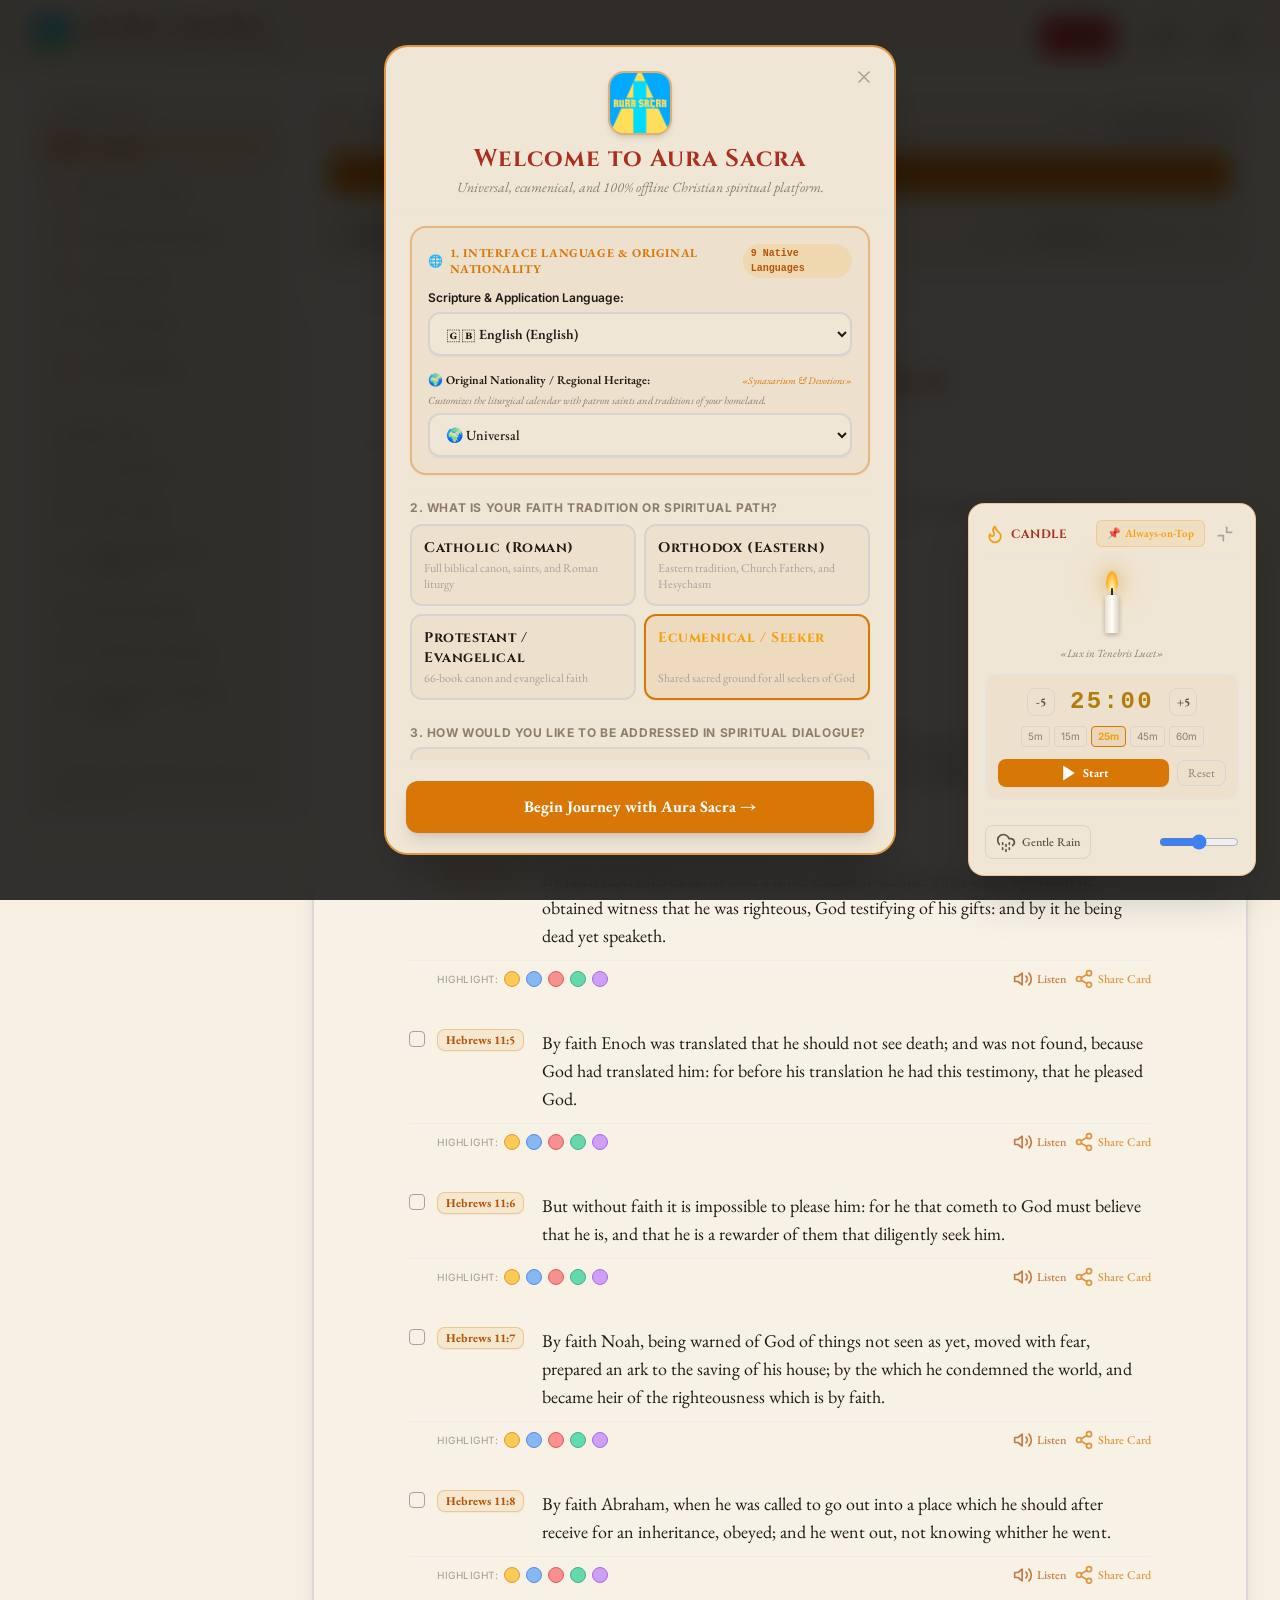
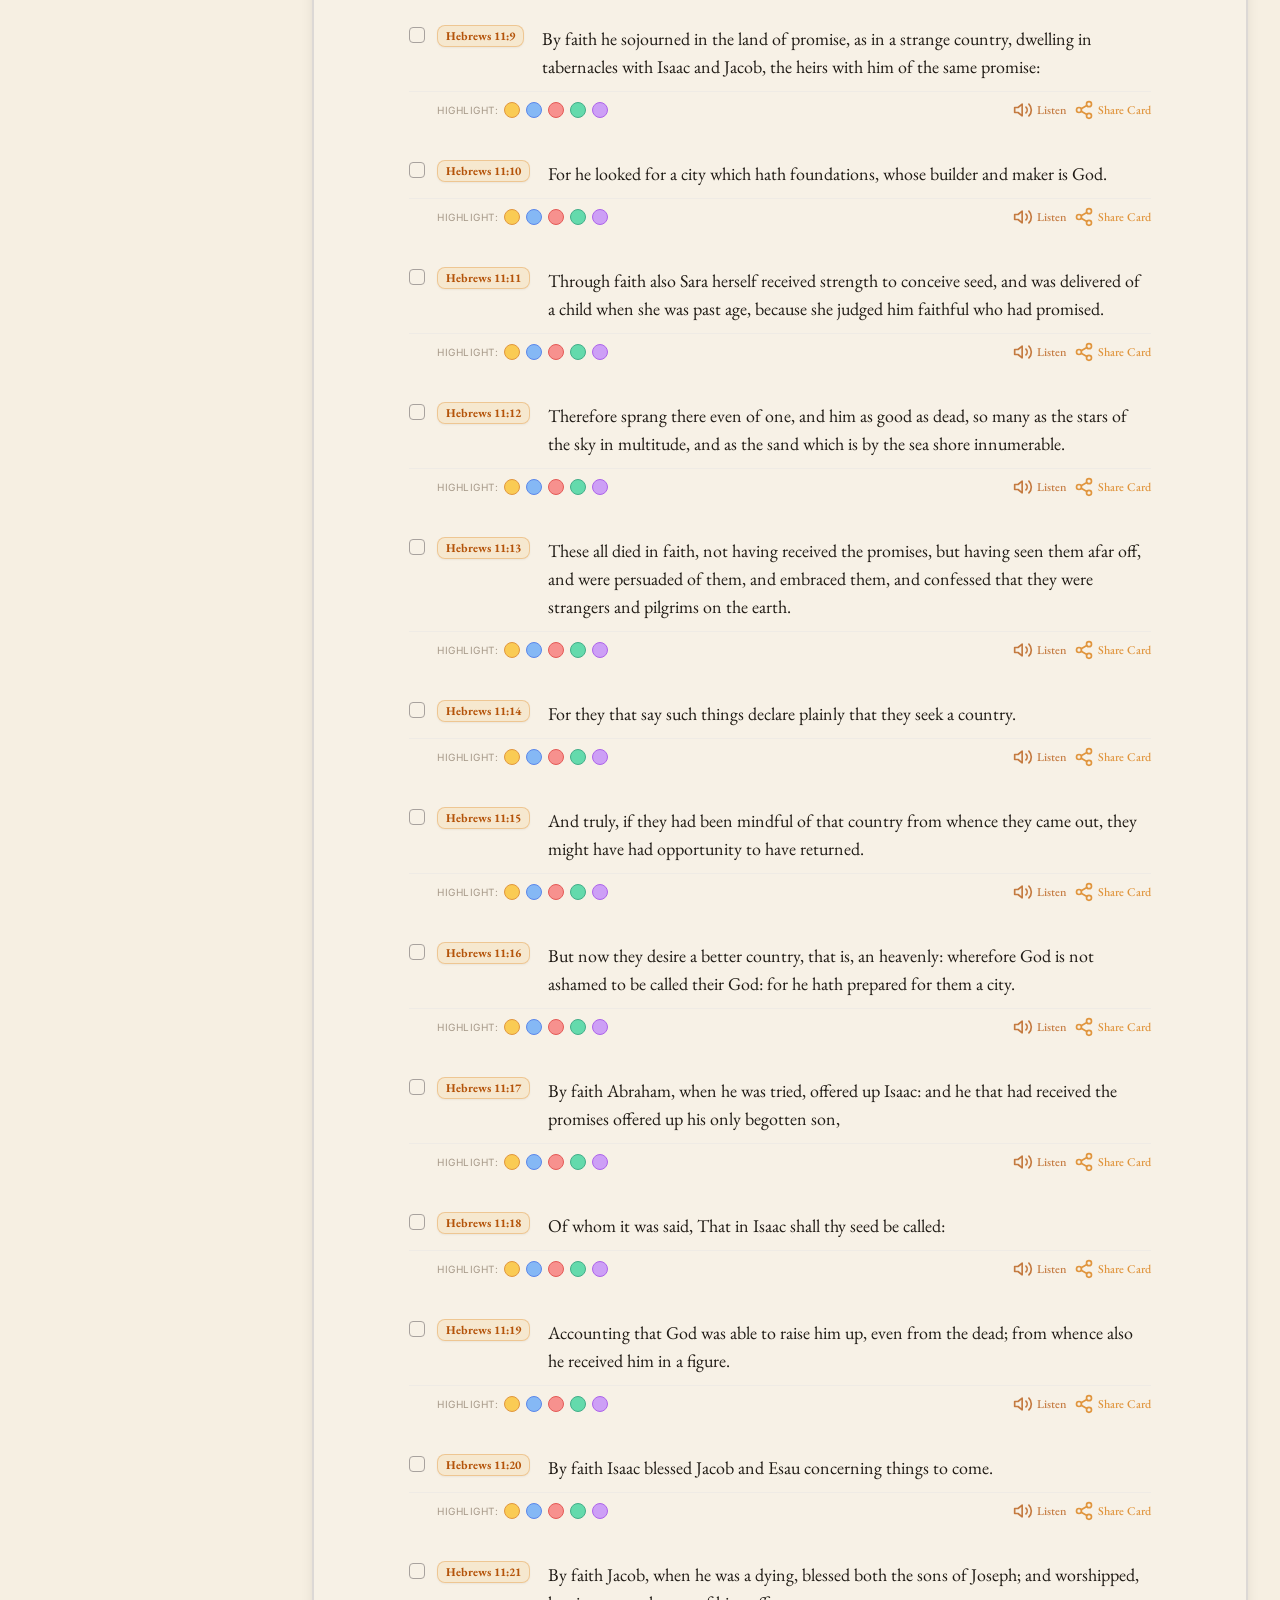
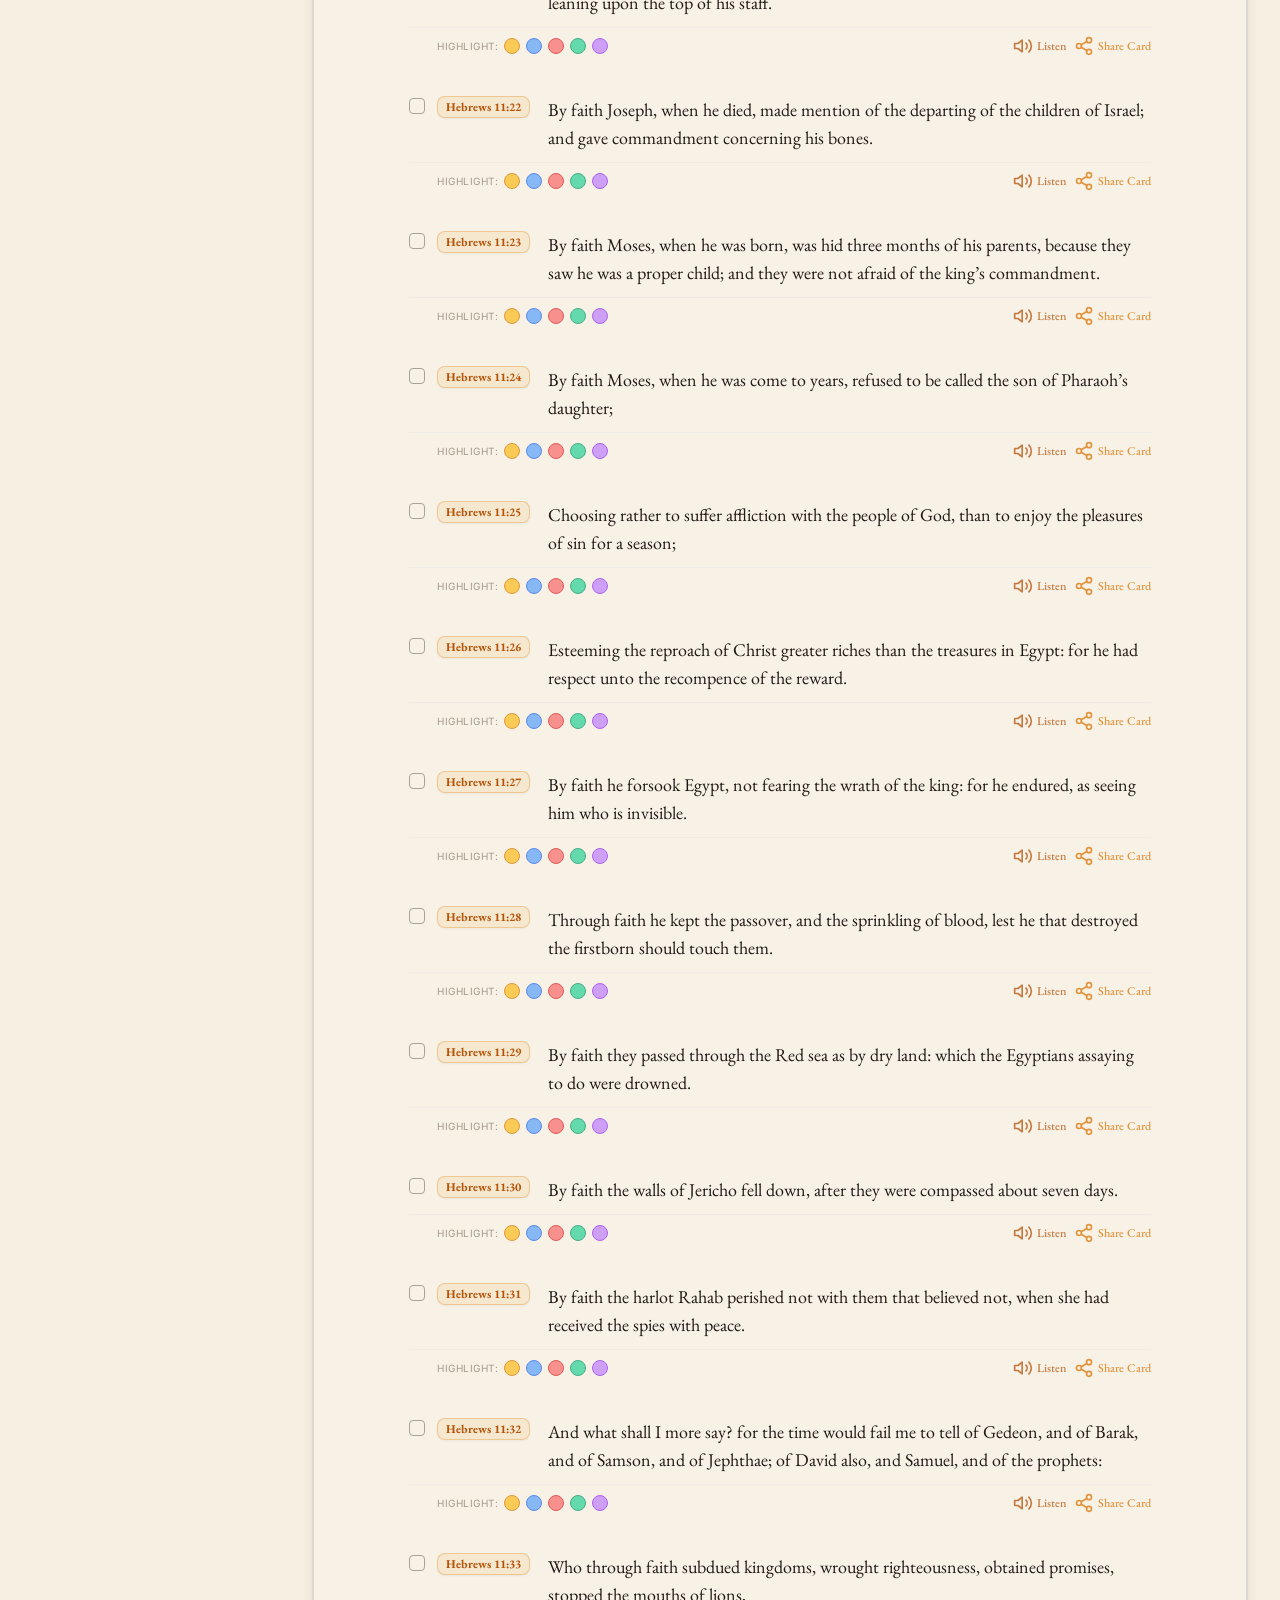
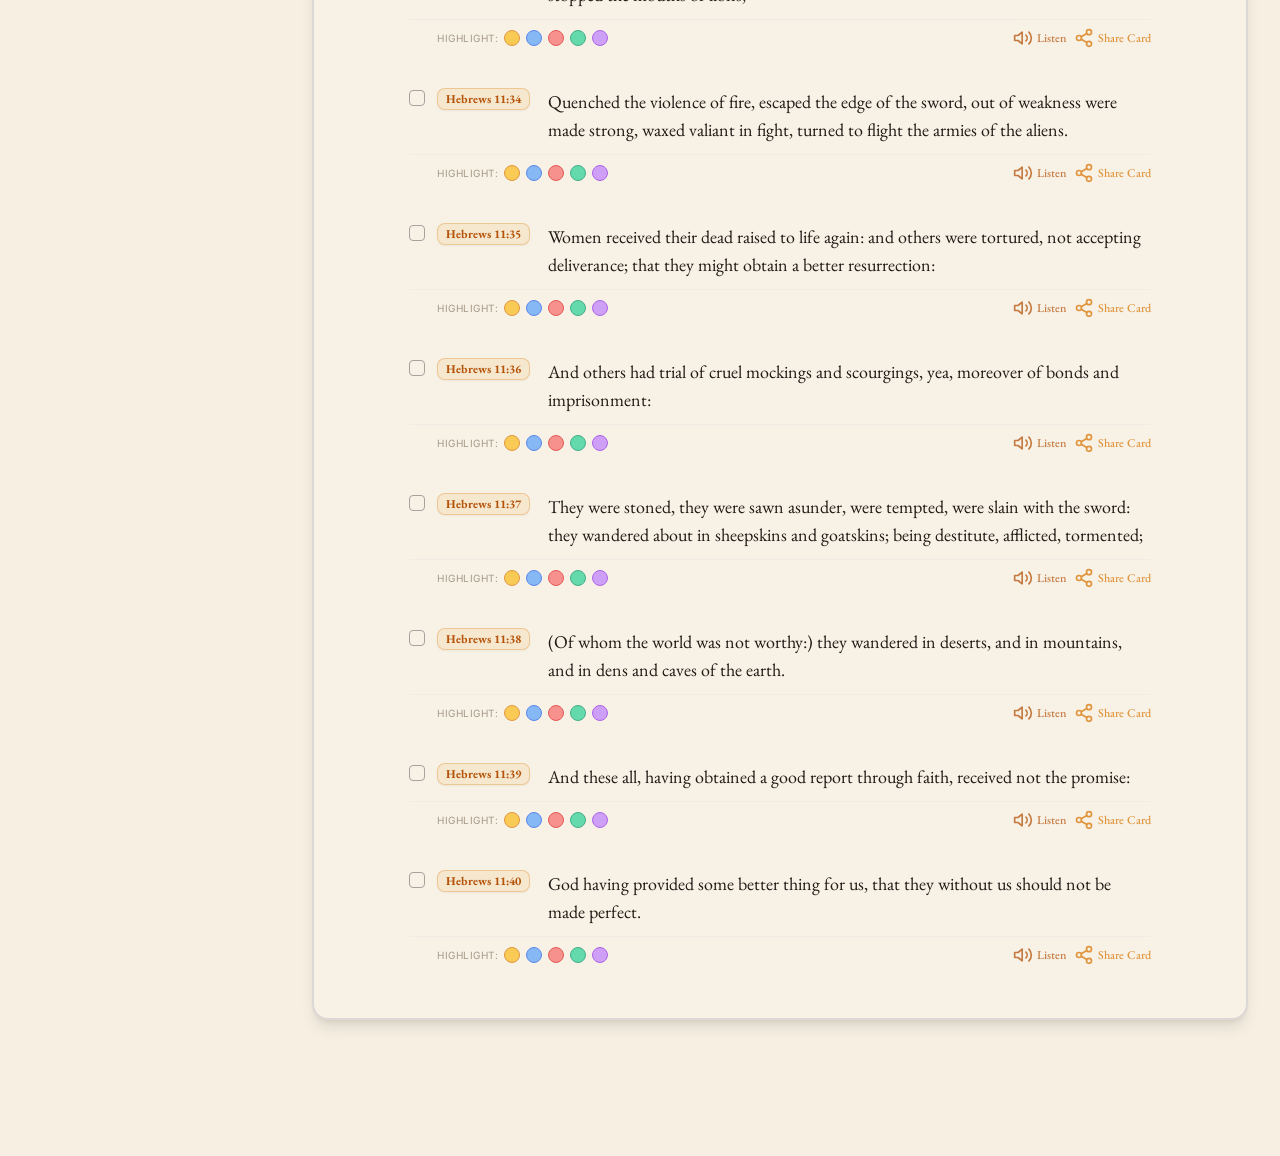
<file: index.html>
<!DOCTYPE html>
<html lang="it" data-theme="dawn">
<head>
  <meta charset="UTF-8">
  <meta name="viewport" content="width=device-width, initial-scale=1.0, maximum-scale=1.0, user-scalable=no, viewport-fit=cover">
  <meta http-equiv="Cache-Control" content="no-cache, no-store, must-revalidate">
  <meta http-equiv="Pragma" content="no-cache">
  <meta http-equiv="Expires" content="0">
  <title>Aura Sacra</title>

  <meta name="google" content="notranslate">
  <meta name="referrer" content="no-referrer">
  <link id="app-manifest" rel="manifest" href="./manifest.json">
  <link rel="icon" type="image/png" href="./icons/favicon.png">
  <link rel="apple-touch-icon" href="./icons/icon-192.png">
  <meta name="apple-mobile-web-app-capable" content="yes">
  <meta name="apple-mobile-web-app-status-bar-style" content="black-translucent">
  <meta name="theme-color" content="#c69214">

  <!-- Tailwind CSS Locale -->
  <script src="./js/tailwindcss.js"></script>
  <script>
    if (typeof tailwind !== 'undefined') {
      tailwind.config = {
        darkMode: ['class', '[data-theme="night"]'],
        theme: {
          extend: {
            colors: {
              parchment: { light: '#fdfbf7', base: '#f6efe2', dark: '#241b16', night: '#151519' },
              sacred: { gold: '#c69214', vermilion: '#b93b2c', blue: '#235789', amber: '#e5a93b' }
            },
            fontFamily: {
              serif: ['EB Garamond', 'Georgia', 'serif'],
              display: ['Cinzel', 'serif'],
              sans: ['Inter', 'system-ui', 'sans-serif']
            }
          }
        }
      };
    }
  </script>

  <!-- FontAwesome & Stili Generali -->
  <link rel="stylesheet" href="https://cdnjs.cloudflare.com/ajax/libs/font-awesome/6.4.0/css/all.min.css">
  <link rel="stylesheet" href="./css/style.css">
</head>
<body class="antialiased selection:bg-amber-200 selection:text-amber-900 pb-32 sm:pb-28 md:pb-6">

  <div id="app" class="min-h-screen flex flex-col transition-colors duration-700">
    <header id="navbar-container"></header>

    <div class="flex-1 flex max-w-7xl w-full mx-auto px-3 sm:px-6 lg:px-8 py-4 gap-6">
      <aside id="sidebar-container" class="hidden md:block w-64 flex-shrink-0"></aside>
      <main id="main-content" class="flex-1 min-w-0 transition-opacity duration-300">
        <div id="initial-loading-skeleton" class="p-8 text-center space-y-4 max-w-md mx-auto my-16 bg-[var(--bg-card)] border-2 border-stone-200 dark:border-stone-800 rounded-2xl shadow-sm parchment-border animate-fade-in">
          <div class="w-12 h-12 mx-auto rounded-2xl bg-amber-500/10 border border-amber-500/30 flex items-center justify-center text-amber-700 dark:text-amber-300 font-bold text-2xl">✝</div>
          <h2 class="text-lg font-bold font-display text-[var(--accent-vermilion)] tracking-wider">AURA SACRA</h2>
          <p id="startup-loading-label" class="text-xs font-serif italic text-[var(--text-muted)]"></p>
        </div>
      </main>
    </div>

    <nav id="bottom-nav-container" class="md:hidden fixed z-40"></nav>
    <div id="floating-candle-container" class="hidden md:block"></div>
    <div id="audio-player-container"></div>
    <div id="modals-container"></div>
  </div>

  <!-- Global Startup & Error Handler -->
  <script>
    window.addEventListener('error', function (e) {
      console.error('Aura Sacra Error Caught:', e.error || e.message);
      const main = document.getElementById('main-content');
      if (main && (!main.innerHTML || main.innerHTML.trim() === '')) {
        main.innerHTML = `
          <div class="p-6 text-center space-y-4 max-w-lg mx-auto my-12 bg-amber-500/10 border-2 border-amber-600/40 rounded-2xl parchment-border">
            <h2 class="text-xl font-bold font-display text-[var(--accent-vermilion)]">Aura Sacra</h2>
            <p id="startup-error-label" class="text-sm font-serif text-[var(--text-secondary)]"></p>
            <button onclick="sessionStorage.clear(); caches.keys().then(k => Promise.all(k.map(c => caches.delete(c)))).then(() => location.reload(true));" class="px-4 py-2 bg-amber-600 hover:bg-amber-700 text-white rounded-xl text-xs font-bold shadow-md cursor-pointer transition">
              <span id="startup-reload-label"></span>
            </button>
          </div>
        `;
        const translate = window.AURA_SACRA_T || ((_key, fallback) => fallback);
        main.querySelector('#startup-error-label').textContent = translate('app.reloading', 'Reloading the platform...');
        main.querySelector('#startup-reload-label').textContent = translate('app.refreshCache', 'Refresh cache and restart');
      }
    });
  </script>

  <script type="module">
    import { initI18n, getLanguage, onLanguageChange, t } from './js/i18n.js';
    await initI18n();
    window.AURA_SACRA_T = t;
    const updateManifest = (language) => {
      document.getElementById('app-manifest').href = language === 'it' ? './manifest.json' : `./manifest-${language}.json`;
    };
    const updateDocumentTitle = () => {
      document.title = `Aura Sacra — ${t('nav.brandSub', 'Christian platform')}`;
    };
    updateManifest(getLanguage());
    updateDocumentTitle();
    onLanguageChange((language) => {
      updateManifest(language);
      updateDocumentTitle();
    });
    document.getElementById('startup-loading-label').textContent = t('app.starting', 'Starting Aura Sacra...');
  </script>

  <!-- Entry Point ES Module & Cross-Platform PWA Auto-Updater (iOS Safari, Android, Desktop) -->
  <script type="module" src="./js/app.js"></script>

  <script>
    (function () {
      const CURRENT_VERSION = 'aura-sacra-v1.9.7';
      let isReloading = false;

      function triggerSafeReload(incomingVersion) {
        if (isReloading) return;
        if (incomingVersion && incomingVersion === CURRENT_VERSION) return;
        // Avoid reload loops using sessionStorage guard (8 seconds cooldown)
        const lastReload = sessionStorage.getItem('aurasacra_sw_reload_ts');
        const now = Date.now();
        if (lastReload && now - Number(lastReload) < 8000) return;
        isReloading = true;
        sessionStorage.setItem('aurasacra_sw_reload_ts', String(now));
        window.location.reload();
      }

      // 1. Purge legacy versions only (never purge current version)
      if ('caches' in window) {
        caches.keys().then((keys) => {
          keys.forEach((k) => {
            if (k.startsWith('aura-sacra-v') && k !== CURRENT_VERSION) {
              console.log('Purging legacy cache:', k);
              caches.delete(k);
            }
          });
        }).catch(() => {});
      }

      // 2. Register & actively manage Service Worker across iOS Safari, Android, and Desktop
      if ('serviceWorker' in navigator && (window.location.protocol === 'http:' || window.location.protocol === 'https:')) {
        // Reload automatically when a new Service Worker takes control
        navigator.serviceWorker.addEventListener('controllerchange', () => {
          triggerSafeReload();
        });

        // Reload when the new Service Worker broadcasts SW_UPDATED
        navigator.serviceWorker.addEventListener('message', (event) => {
          if (event.data && event.data.type === 'SW_UPDATED' && event.data.version !== CURRENT_VERSION) {
            triggerSafeReload(event.data.version);
          }
        });

        window.addEventListener('load', () => {
          // updateViaCache: 'none' is critical on iOS Safari & Chrome so sw.js is never served from HTTP disk cache
          navigator.serviceWorker.register('./sw.js', { updateViaCache: 'none' }).then((reg) => {
            reg.update().catch(() => {});

            if (reg.waiting) {
              reg.waiting.postMessage({ type: 'SKIP_WAITING' });
            }

            reg.addEventListener('updatefound', () => {
              const newWorker = reg.installing;
              if (!newWorker) return;
              newWorker.addEventListener('statechange', () => {
                if (newWorker.state === 'installed' && navigator.serviceWorker.controller) {
                  newWorker.postMessage({ type: 'SKIP_WAITING' });
                }
              });
            });

            // Re-check for updates whenever iOS Home Screen Web App or mobile browser tab returns to foreground
            document.addEventListener('visibilitychange', () => {
              if (document.visibilityState === 'visible') {
                reg.update().catch(() => {});
              }
            });

            window.addEventListener('pageshow', (e) => {
              if (e.persisted) {
                reg.update().catch(() => {});
              }
            });
          }).catch((err) => console.log('SW registration note:', err));
        });
      }
    })();
  </script>
</body>
</html>
</file>
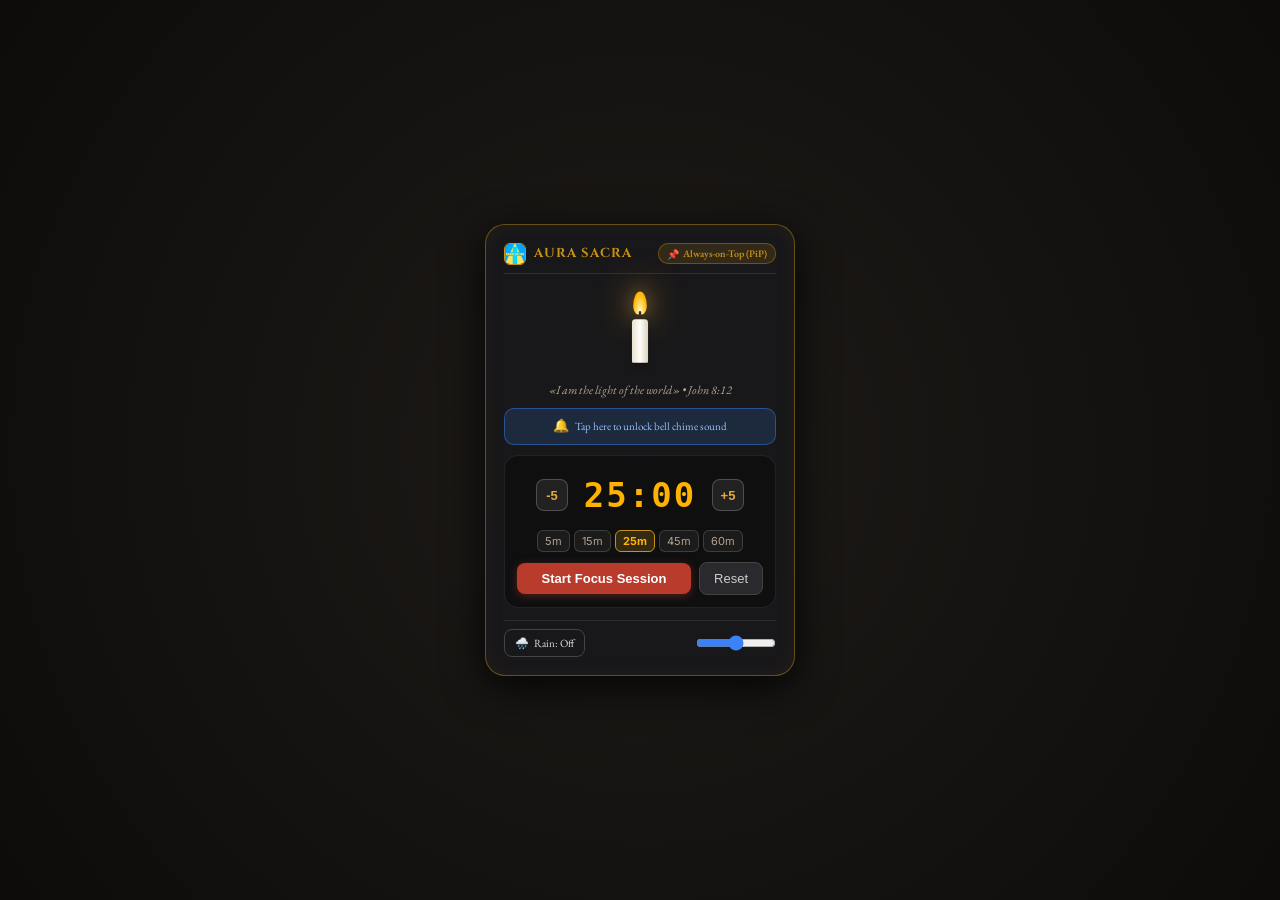
<file: candle-popup.html>
<!DOCTYPE html>
<html lang="en" data-theme="night">
<head>
  <meta charset="UTF-8">
  <meta name="viewport" content="width=device-width, initial-scale=1.0">
  <title>Aura Sacra — Living Candle (Pop-up Focus)</title>
  <link rel="icon" type="image/png" href="./icons/favicon.png">
  <link rel="stylesheet" href="./css/style.css">
  <style>
    body {
      margin: 0;
      padding: 16px;
      min-height: 100vh;
      display: flex;
      flex-direction: column;
      align-items: center;
      justify-content: center;
      background: radial-gradient(circle at center, #1e1b18 0%, #0d0c0b 100%);
      color: #eedfc7;
      user-select: none;
      font-family: var(--font-serif);
      overflow: hidden;
      box-sizing: border-box;
    }
    .popup-card {
      width: 100%;
      max-width: 310px;
      background: rgba(24, 24, 28, 0.96);
      border: 1px solid rgba(198, 146, 20, 0.45);
      border-radius: 20px;
      padding: 18px;
      box-shadow: 0 10px 40px rgba(0, 0, 0, 0.85), inset 0 0 20px rgba(198, 146, 20, 0.06);
      text-align: center;
      box-sizing: border-box;
    }
    .btn-preset {
      background: rgba(255, 255, 255, 0.05);
      border: 1px solid rgba(255, 255, 255, 0.15);
      color: #b5a48f;
      border-radius: 6px;
      padding: 3px 7px;
      font-size: 11px;
      font-family: var(--font-sans);
      cursor: pointer;
      transition: all 0.2s;
    }
    .btn-preset:hover, .btn-preset.active {
      border-color: #c69214;
      background: rgba(198, 146, 20, 0.2);
      color: #ffb300;
      font-weight: bold;
    }
    .btn-step {
      background: rgba(255, 255, 255, 0.08);
      border: 1px solid rgba(255, 255, 255, 0.2);
      color: #e5a93b;
      border-radius: 8px;
      width: 32px;
      height: 32px;
      font-size: 13px;
      font-weight: bold;
      cursor: pointer;
      display: flex;
      align-items: center;
      justify-content: center;
      transition: all 0.15s;
    }
    .btn-step:hover {
      background: rgba(198, 146, 20, 0.25);
      border-color: #c69214;
      transform: scale(1.05);
    }
    @keyframes pulseGlow {
      0% { text-shadow: 0 0 8px rgba(255, 179, 0, 0.4); transform: scale(1); }
      100% { text-shadow: 0 0 22px rgba(255, 179, 0, 1), 0 0 35px rgba(230, 81, 0, 0.8); transform: scale(1.04); }
    }
    .timer-completed {
      animation: pulseGlow 1.2s infinite alternate ease-in-out;
      color: #ffca28 !important;
    }
  </style>
</head>
<body>

  <div class="popup-card">
    
    <!-- Header -->
    <div style="display: flex; align-items: center; justify-content: space-between; border-bottom: 1px solid rgba(255,255,255,0.1); padding-bottom: 8px; margin-bottom: 10px;">
      <div style="display: flex; align-items: center; gap: 8px;">
        <img src="./icons/logo.png" alt="Aura Sacra" style="width: 22px; height: 22px; border-radius: 6px; border: 1px solid #c69214;">
        <span style="font-family: var(--font-display); font-size: 13px; font-weight: bold; color: #c69214; letter-spacing: 1px;">AURA SACRA</span>
      </div>
      <div style="display: flex; align-items: center; gap: 6px;">
        <button id="btn-popup-pip" style="font-size: 10px; font-family: var(--font-sans); color: #c69214; background: rgba(198, 146, 20, 0.15); border: 1px solid rgba(198, 146, 20, 0.4); padding: 3px 8px; border-radius: 10px; font-weight: 600; cursor: pointer; display: flex; align-items: center; gap: 4px; transition: all 0.2s;" title="Pin always on top of all windows and apps (Picture-in-Picture)">
          📌 <span id="pip-btn-text">Always-on-Top (PiP)</span>
        </button>
      </div>
    </div>

    <!-- Animated Living Flame -->
    <div style="padding: 12px 0 8px 0;">
      <div class="candle-wrapper" style="transform: scale(1.15); margin-bottom: 8px;">
        <div class="candle-flame"></div>
        <div class="candle-wick"></div>
        <div class="candle-body"></div>
      </div>
      <p style="font-size: 12px; font-style: italic; color: #b5a48f; margin: 6px 0 0 0;">
        «I am the light of the world» • John 8:12
      </p>
    </div>

    <!-- Interactive Audio Unlock Message Banner -->
    <div id="audio-unlock-banner" style="margin: 0 0 10px 0; background: rgba(59, 130, 246, 0.16); border: 1px solid rgba(59, 130, 246, 0.45); border-radius: 10px; padding: 7px 10px; font-size: 11px; color: #93c5fd; font-family: var(--font-sans); cursor: pointer; display: flex; align-items: center; justify-content: center; gap: 6px; transition: all 0.3s; user-select: none;" title="Tocca per sbloccare l'audio della campana">
      <span id="audio-unlock-icon" style="font-size: 13px;">🔔</span>
      <span id="audio-unlock-text">Tocca qui per sbloccare l'audio della campana</span>
    </div>

    <!-- Timer Controls with Duration Modifiers -->
    <div style="background: rgba(0,0,0,0.35); border-radius: 14px; padding: 12px; margin-bottom: 12px; border: 1px solid rgba(255,255,255,0.08);">
      
      <!-- Modifier Row (-5m, Display, +5m) -->
      <div style="display: flex; align-items: center; justify-content: center; gap: 12px; margin-bottom: 8px;">
        <button id="btn-popup-sub5" class="btn-step" title="Subtract 5 minutes">-5</button>
        
        <div id="popup-timer-display" style="font-family: monospace; font-size: 34px; font-weight: bold; color: #ffb300; letter-spacing: 2px; min-width: 120px; transition: all 0.3s;">
          25:00
        </div>
        
        <button id="btn-popup-add5" class="btn-step" title="Add 5 minutes">+5</button>
      </div>

      <!-- Presets Row (5m, 15m, 25m, 45m, 60m) -->
      <div style="display: flex; align-items: center; justify-content: center; gap: 4px; margin-bottom: 10px;">
        <button class="btn-preset" data-min="5">5m</button>
        <button class="btn-preset" data-min="15">15m</button>
        <button class="btn-preset active" data-min="25">25m</button>
        <button class="btn-preset" data-min="45">45m</button>
        <button class="btn-preset" data-min="60">60m</button>
      </div>

      <!-- Action Buttons (Start / Pause, Reset) -->
      <div style="display: flex; align-items: center; justify-content: center; gap: 8px;">
        <button id="btn-popup-toggle" style="flex: 1; background: #b93b2c; color: white; border: none; border-radius: 8px; padding: 8px 14px; font-size: 13px; font-weight: bold; cursor: pointer; box-shadow: 0 2px 8px rgba(185,59,44,0.4); transition: background 0.2s;">
          Start
        </button>
        <button id="btn-popup-reset" style="background: #2a2a2e; color: #ccc; border: 1px solid #444; border-radius: 8px; padding: 8px 14px; font-size: 13px; cursor: pointer; transition: background 0.2s;">
          Reset
        </button>
      </div>

      <!-- In-Card Completion Banner -->
      <div id="popup-completion-banner" style="display: none; background: rgba(198, 146, 20, 0.22); border: 1px solid #c69214; border-radius: 10px; padding: 8px 10px; margin-top: 10px; font-size: 11px; color: #ffb300; font-weight: bold; line-height: 1.4;">
        🔔 <span id="popup-completion-text">Sessione completata! Gloria a Dio.</span>
      </div>
    </div>

    <!-- Procedural Rain Sound Controller -->
    <div style="display: flex; align-items: center; justify-content: space-between; gap: 8px; padding-top: 8px; border-top: 1px solid rgba(255,255,255,0.08);">
      <button id="btn-popup-rain" style="background: transparent; border: 1px solid #444; color: #ddd; border-radius: 8px; padding: 6px 10px; font-size: 11px; cursor: pointer; display: flex; align-items: center; gap: 5px; font-family: var(--font-sans);">
        🌧️ <span id="rain-text">Rain: Off</span>
      </button>

      <input type="range" id="popup-rain-vol" min="0" max="1" step="0.05" value="0.5" style="width: 80px; accent-color: #3b82f6; cursor: pointer;" title="Rain Volume">
    </div>

  </div>

  <script type="module">
    import { toggleRain, isPlayingRain, setRainVolume, unlockAudio, isAudioUnlocked } from './js/audio-engine.js';
    import { initI18n, t } from './js/i18n.js';
    import {
      subscribeCandleTimer,
      startCandleTimer,
      pauseCandleTimer,
      toggleCandleTimer,
      resetCandleTimer,
      setCandleTimerPreset,
      adjustCandleTimer,
      onCandleTimerFinished,
      getTimerState
    } from './js/candle-timer.js';

    await initI18n();
    document.title = `Aura Sacra — ${t('focus.candleTitle', 'Living Candle — Focus Timer')}`;

    const display = document.getElementById('popup-timer-display');
    const toggleBtn = document.getElementById('btn-popup-toggle');
    const resetBtn = document.getElementById('btn-popup-reset');
    const sub5Btn = document.getElementById('btn-popup-sub5');
    const add5Btn = document.getElementById('btn-popup-add5');
    const presetBtns = document.querySelectorAll('.btn-preset');
    const rainBtn = document.getElementById('btn-popup-rain');
    const rainText = document.getElementById('rain-text');
    const rainVol = document.getElementById('popup-rain-vol');
    const pipBtn = document.getElementById('btn-popup-pip');
    const pipBtnText = document.getElementById('pip-btn-text');
    const completionBanner = document.getElementById('popup-completion-banner');
    const completionText = document.getElementById('popup-completion-text');
    const audioUnlockBanner = document.getElementById('audio-unlock-banner');
    const audioUnlockText = document.getElementById('audio-unlock-text');
    const audioUnlockIcon = document.getElementById('audio-unlock-icon');

    // Audio unlock banner state manager
    function refreshAudioBanner(unlocked, justClicked = false) {
      if (!audioUnlockBanner) return;
      if (unlocked) {
        audioUnlockBanner.style.background = 'rgba(34, 197, 94, 0.18)';
        audioUnlockBanner.style.borderColor = 'rgba(34, 197, 94, 0.55)';
        audioUnlockBanner.style.color = '#86efac';
        if (audioUnlockIcon) audioUnlockIcon.textContent = '✓';
        if (audioUnlockText) audioUnlockText.textContent = t('focus.unlockAudioSuccess', '✓ Audio sbloccato e attivo');
        setTimeout(() => {
          audioUnlockBanner.style.opacity = '0';
          audioUnlockBanner.style.maxHeight = '0';
          audioUnlockBanner.style.padding = '0';
          audioUnlockBanner.style.margin = '0';
          audioUnlockBanner.style.border = 'none';
          audioUnlockBanner.style.overflow = 'hidden';
        }, justClicked ? 2200 : 1200);
      } else {
        audioUnlockBanner.style.display = 'flex';
        if (audioUnlockIcon) audioUnlockIcon.textContent = '🔔';
        if (audioUnlockText) audioUnlockText.textContent = t('focus.unlockAudioPrompt', 'Tocca qui per sbloccare l\'audio della campana');
      }
    }

    if (isAudioUnlocked()) {
      refreshAudioBanner(true);
    } else {
      refreshAudioBanner(false);
    }

    // Direct click on the unlock message banner unlocks AudioContext and plays a subtle chime
    if (audioUnlockBanner) {
      audioUnlockBanner.addEventListener('click', async () => {
        const ok = await unlockAudio(true);
        refreshAudioBanner(ok, true);
      });
    }

    // Any first user gesture in the window (Start button, presets, background click) also unlocks audio
    const autoUnlockGesture = async () => {
      const ok = await unlockAudio(false);
      if (ok) {
        refreshAudioBanner(true);
        ['click', 'touchstart', 'keydown'].forEach(evt => {
          window.removeEventListener(evt, autoUnlockGesture);
        });
      }
    };
    ['click', 'touchstart', 'keydown'].forEach(evt => {
      window.addEventListener(evt, autoUnlockGesture, { passive: true });
    });

    // Apply i18n initial texts
    if (pipBtn) pipBtn.title = t('focus.pipTooltip', 'Pin always on top of all windows and apps (Picture-in-Picture)');
    if (pipBtnText) pipBtnText.textContent = t('focus.pipBtn', 'Always-on-Top (PiP)');
    if (sub5Btn) sub5Btn.title = t('focus.sub5Tooltip', 'Subtract 5 minutes');
    if (add5Btn) add5Btn.title = t('focus.add5Tooltip', 'Add 5 minutes');
    if (resetBtn) resetBtn.textContent = t('focus.reset', 'Reset');
    if (rainVol) rainVol.title = t('focus.volume', 'Volume:');
    if (rainText) rainText.textContent = t('focus.rainOff', 'Rain: Off');
    if (completionText) completionText.textContent = t('focus.sessionFinished', 'Session complete. Praise God.');
    if (audioUnlockBanner) audioUnlockBanner.title = t('focus.unlockAudioPrompt', 'Tap here to enable the bell audio');

    function update(state) {
      if (!state) state = getTimerState();
      const seconds = state.remainingSeconds;
      const m = Math.floor(seconds / 60);
      const s = seconds % 60;
      display.textContent = `${String(m).padStart(2, '0')}:${String(s).padStart(2, '0')}`;
      toggleBtn.textContent = state.running ? t('focus.pause', 'Pause') : t('focus.start', 'Start');
      toggleBtn.style.background = state.running ? '#d97706' : '#b93b2c';

      presetBtns.forEach(btn => {
        const min = parseInt(btn.getAttribute('data-min'));
        if (min * 60 === state.initialSeconds) {
          btn.classList.add('active');
        } else {
          btn.classList.remove('active');
        }
      });

      if (state.running) {
        if (completionBanner) completionBanner.style.display = 'none';
        display.classList.remove('timer-completed');
      }
    }

    // Subscribe to centralized candle timer: keeps ticking accurately regardless of window activation/deactivation
    subscribeCandleTimer((state) => {
      update(state);
    });

    toggleBtn.addEventListener('click', () => {
      toggleCandleTimer();
    });

    resetBtn.addEventListener('click', () => {
      resetCandleTimer();
      if (completionBanner) completionBanner.style.display = 'none';
      display.classList.remove('timer-completed');
    });

    sub5Btn.addEventListener('click', () => {
      adjustCandleTimer(-5 * 60);
    });

    add5Btn.addEventListener('click', () => {
      adjustCandleTimer(5 * 60);
    });

    presetBtns.forEach(btn => {
      btn.addEventListener('click', () => {
        const min = parseInt(btn.getAttribute('data-min'));
        setCandleTimerPreset(min);
        if (completionBanner) completionBanner.style.display = 'none';
        display.classList.remove('timer-completed');
      });
    });

    // Handle timer completion:
    // The monastic bell sound triggers immediately at 0s, resonating BEFORE any message prompt
    onCandleTimerFinished(() => {
      if (completionBanner) {
        if (completionText) {
          completionText.textContent = t('focus.sessionFinished', 'Aura Sacra: Session finished! Praise God for your labor and rest a moment.');
        }
        completionBanner.style.display = 'block';
      }
      display.classList.add('timer-completed');

      // Delay modal prompt by 1.8 seconds so monastic bell chime rings and reverberates first
      setTimeout(() => {
        alert(t('focus.sessionFinished', 'Aura Sacra: Session finished! Praise God for your labor and rest a moment.'));
        if (completionBanner) completionBanner.style.display = 'none';
        display.classList.remove('timer-completed');
        resetCandleTimer();
      }, 1800);
    });

    rainBtn.addEventListener('click', () => {
      const active = toggleRain();
      rainText.textContent = active ? t('focus.rainActive', 'Rain: Active') : t('focus.rainOff', 'Rain: Off');
      rainBtn.style.borderColor = active ? '#3b82f6' : '#444';
      rainBtn.style.color = active ? '#60a5fa' : '#ddd';
    });

    rainVol.addEventListener('input', (e) => {
      setRainVolume(parseFloat(e.target.value));
    });

    // Document Picture-in-Picture for Always-on-top foreground pinning
    if (pipBtn) {
      if ('documentPictureInPicture' in window) {
        pipBtn.addEventListener('click', async () => {
          try {
            const pipWin = await window.documentPictureInPicture.requestWindow({
              width: 330,
              height: 520
            });

            // Copy stylesheets
            [...document.styleSheets].forEach((sheet) => {
              try {
                if (sheet.href) {
                  const link = document.createElement('link');
                  link.rel = 'stylesheet';
                  link.href = sheet.href;
                  pipWin.document.head.appendChild(link);
                } else if (sheet.cssRules) {
                  const style = document.createElement('style');
                  style.textContent = [...sheet.cssRules].map(r => r.cssText).join('\n');
                  pipWin.document.head.appendChild(style);
                }
              } catch (e) {
                if (sheet.href) {
                  const link = document.createElement('link');
                  link.rel = 'stylesheet';
                  link.href = sheet.href;
                  pipWin.document.head.appendChild(link);
                }
              }
            });

            const card = document.querySelector('.popup-card');
            pipWin.document.body.appendChild(card);
            pipWin.document.body.style.margin = '0';
            pipWin.document.body.style.padding = '14px';
            pipWin.document.body.style.minHeight = '100vh';
            pipWin.document.body.style.display = 'flex';
            pipWin.document.body.style.alignItems = 'center';
            pipWin.document.body.style.justifyContent = 'center';
            pipWin.document.body.style.background = 'radial-gradient(circle at center, #1e1b18 0%, #0d0c0b 100%)';
            pipWin.document.body.style.color = '#eedfc7';
            pipWin.document.body.style.boxSizing = 'border-box';
            pipWin.document.body.style.overflow = 'hidden';

            pipBtn.style.display = 'none';

            // Auto-unlock audio on click inside PiP
            pipWin.addEventListener('click', autoUnlockGesture, { passive: true });

            // When PiP gains focus or is reactivated, keep display up to date
            pipWin.addEventListener('focus', () => {
              update(getTimerState());
            });

            // When PiP closes, return card to main body and update UI
            pipWin.addEventListener('pagehide', () => {
              document.body.appendChild(card);
              pipBtn.style.display = 'inline-flex';
              update(getTimerState());
            });
          } catch (err) {
            console.warn('PiP error in popup:', err);
          }
        });
      } else {
        pipBtn.title = t('focus.pipNotSupported', 'In this browser Always-on-top PiP is not supported. Use Chrome or Edge.');
      }
    }

    update(getTimerState());
  </script>
</body>
</html>
</file>
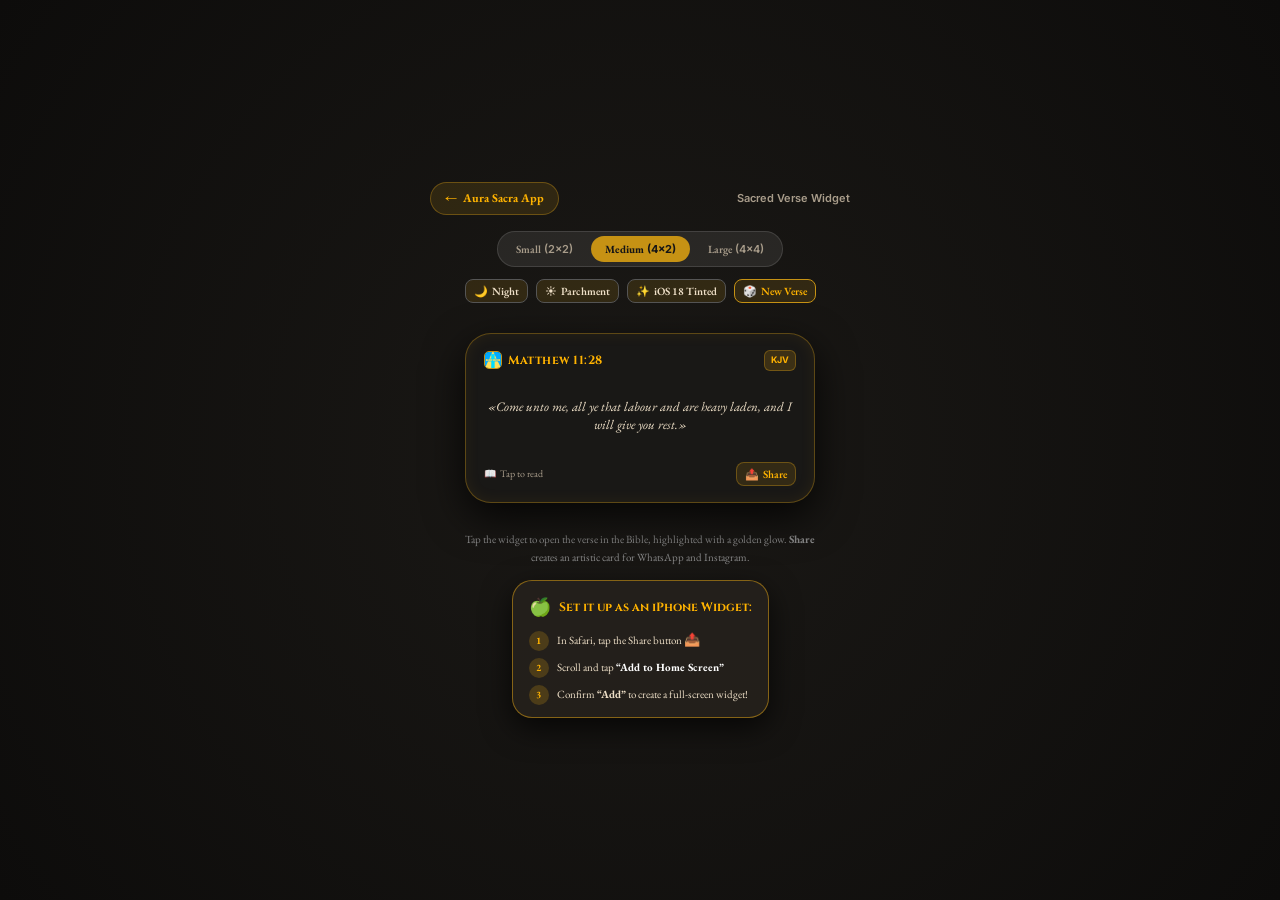
<file: widget.html>
<!DOCTYPE html>
<html lang="it" data-theme="night">
<head>
  <meta charset="UTF-8">
  <meta name="viewport" content="width=device-width, initial-scale=1.0, maximum-scale=1.0, user-scalable=no, viewport-fit=cover">
  <title>Aura Sacra — Widget Versetto Sacro</title>
  <link rel="icon" type="image/png" href="./icons/favicon.png">
  <link rel="apple-touch-icon" href="./icons/icon-192.png">
  <link rel="apple-touch-icon" sizes="180x180" href="./icons/icon-192.png">
  <meta name="apple-mobile-web-app-capable" content="yes">
  <meta name="apple-mobile-web-app-status-bar-style" content="black-translucent">
  <meta id="apple-app-title" name="apple-mobile-web-app-title" content="Versetto Sacro">
  <meta name="theme-color" content="#141416">
  <link id="app-manifest" rel="manifest" href="./manifest.json">
  <link rel="stylesheet" href="./css/style.css">
  <style>
    body {
      margin: 0;
      padding: 16px;
      min-height: 100vh;
      display: flex;
      flex-direction: column;
      align-items: center;
      justify-content: center;
      background: radial-gradient(circle at center, #1b1916 0%, #0d0c0b 100%);
      color: #eedfc7;
      font-family: var(--font-serif);
      box-sizing: border-box;
      user-select: none;
    }

    /* Container for the widget */
    .widget-stage {
      display: flex;
      flex-direction: column;
      align-items: center;
      justify-content: center;
      margin: 16px 0;
    }

    /* iOS 17/18 Geometry and Styling */
    .widget-card {
      position: relative;
      background: rgba(26, 25, 23, 0.95);
      border: 1px solid rgba(198, 146, 20, 0.4);
      border-radius: 26px;
      box-shadow: 0 14px 40px rgba(0, 0, 0, 0.8), inset 0 0 15px rgba(198, 146, 20, 0.08);
      overflow: hidden;
      cursor: pointer;
      transition: transform 0.2s cubic-bezier(0.16, 1, 0.3, 1), box-shadow 0.2s ease, border-color 0.2s ease;
      box-sizing: border-box;
      display: flex;
      flex-direction: column;
      justify-content: space-between;
    }

    .widget-card:hover {
      transform: translateY(-2px) scale(1.01);
      border-color: rgba(255, 179, 0, 0.65);
      box-shadow: 0 18px 50px rgba(0, 0, 0, 0.9), 0 0 20px rgba(198, 146, 20, 0.2);
    }

    /* 1. Small Widget: 2x2 (170x170 px) */
    .widget-size-small {
      width: 170px;
      height: 170px;
      padding: 14px;
    }

    /* 2. Medium Widget: 4x2 (350x170 px) */
    .widget-size-medium {
      width: 350px;
      height: 170px;
      padding: 16px 18px;
    }

    /* 3. Large Widget: 4x4 (350x350 px) */
    .widget-size-large {
      width: 350px;
      height: 350px;
      padding: 22px;
    }

    /* iOS 18 Tinted / Translucent Mode */
    .widget-card.theme-tinted {
      background: rgba(22, 20, 18, 0.65) !important;
      backdrop-filter: blur(30px) saturate(180%);
      -webkit-backdrop-filter: blur(30px) saturate(180%);
      border: 1px solid rgba(255, 255, 255, 0.18) !important;
    }

    /* Light Mode */
    .widget-card.theme-light {
      background: #fbf9f4 !important;
      color: #2b231c !important;
      border: 1px solid rgba(185, 59, 44, 0.25) !important;
      box-shadow: 0 10px 30px rgba(0, 0, 0, 0.15) !important;
    }
    .widget-card.theme-light .widget-quote {
      color: #2b231c !important;
    }
    .widget-card.theme-light .widget-ref {
      color: #b93b2c !important;
    }

    /* Controls bar above widget */
    .controls-pill {
      background: rgba(255, 255, 255, 0.08);
      border: 1px solid rgba(255, 255, 255, 0.12);
      border-radius: 9999px;
      padding: 4px;
      display: flex;
      gap: 4px;
      margin-bottom: 12px;
    }

    .btn-tab {
      background: transparent;
      border: none;
      color: #a89c8a;
      padding: 6px 14px;
      font-size: 11px;
      font-weight: 600;
      border-radius: 9999px;
      cursor: pointer;
      font-family: var(--font-sans);
      transition: all 0.2s ease;
    }

    .btn-tab.active, .btn-tab:hover {
      background: #c69214;
      color: #141416;
      font-weight: bold;
    }

    .btn-share {
      background: rgba(198, 146, 20, 0.15);
      border: 1px solid rgba(198, 146, 20, 0.4);
      color: #ffb300;
      border-radius: 8px;
      padding: 4px 8px;
      font-size: 11px;
      font-weight: 600;
      font-family: var(--font-sans);
      cursor: pointer;
      display: inline-flex;
      align-items: center;
      gap: 4px;
      transition: all 0.2s ease;
    }

    .btn-share:hover {
      background: rgba(198, 146, 20, 0.35);
      border-color: #ffb300;
      transform: scale(1.05);
    }
  </style>
</head>
<body>

  <!-- Navigation header to return to main app -->
  <div style="width: 100%; max-width: 420px; display: flex; align-items: center; justify-content: space-between; margin-bottom: 16px;">
    <a href="./index.html" style="display: inline-flex; align-items: center; gap: 6px; font-size: 12px; font-family: var(--font-sans); color: #ffb300; text-decoration: none; font-weight: bold; background: rgba(198, 146, 20, 0.15); border: 1px solid rgba(198, 146, 20, 0.4); padding: 6px 14px; border-radius: 9999px; transition: all 0.2s;">
      <span>←</span> <span>Aura Sacra App</span>
    </a>
    <span style="font-size: 11px; font-family: var(--font-sans); color: #a89c8a; font-weight: 600;" data-i18n="nav.widget">Widget Versetto</span>
  </div>

  <!-- Controls Bar: Size Selector -->
  <div class="controls-pill">
    <button class="btn-tab" data-size="small"><span data-i18n="widgetModal.small">Piccolo</span> (2×2)</button>
    <button class="btn-tab active" data-size="medium"><span data-i18n="widgetModal.medium">Medio</span> (4×2)</button>
    <button class="btn-tab" data-size="large"><span data-i18n="widgetModal.large">Grande</span> (4×4)</button>
  </div>

  <!-- Appearance Bar: Dark / Light / Tinted -->
  <div style="display: flex; gap: 8px; margin-bottom: 14px; font-family: var(--font-sans); font-size: 11px;">
    <button id="btn-theme-dark" class="btn-share" style="color: #eedfc7; border-color: #555;">🌙 <span data-i18n="widgetPage.night">Notte</span></button>
    <button id="btn-theme-light" class="btn-share" style="color: #eedfc7; border-color: #555;">☀️ <span data-i18n="widgetModal.parchment">Pergamena</span></button>
    <button id="btn-theme-tinted" class="btn-share" style="color: #eedfc7; border-color: #555;">✨ <span data-i18n="widgetModal.tinted">iOS 18 Tinted</span></button>
    <button id="btn-random-verse" class="btn-share" style="color: #ffb300; border-color: #c69214;">🎲 <span data-i18n="widgetModal.newVerse">Altro Versetto</span></button>
  </div>

  <!-- Widget Canvas Container -->
  <div class="widget-stage">
    
    <div id="aura-widget-card" class="widget-card widget-size-medium" data-i18n-title="widgetPage.openVerse" title="Tocca per aprire questo versetto nella Bibbia">
      
      <!-- Header row -->
      <div style="display: flex; align-items: center; justify-content: space-between; gap: 8px;">
        <div style="display: flex; align-items: center; gap: 6px;">
          <img src="./icons/logo.png" alt="Aura Sacra" style="width: 18px; height: 18px; border-radius: 5px; border: 1px solid #c69214;">
          <span id="widget-ref" class="widget-ref" style="font-family: var(--font-display); font-size: 12px; font-weight: bold; color: #ffb300; letter-spacing: 0.5px;">
            Caricamento...
          </span>
        </div>
        <span id="widget-badge" style="font-family: var(--font-sans); font-size: 9px; font-weight: 700; background: rgba(198, 146, 20, 0.2); color: #ffb300; padding: 2px 6px; border-radius: 6px; border: 1px solid rgba(198, 146, 20, 0.4);">
          CEI
        </span>
      </div>

      <!-- Main Quote Body -->
      <div style="flex: 1; display: flex; align-items: center; justify-content: center; margin: 8px 0; overflow: hidden;">
        <p id="widget-quote" class="widget-quote" style="margin: 0; font-size: 13px; line-height: 1.45; font-style: italic; color: #eedfc7; text-align: center; display: -webkit-box; -webkit-box-orient: vertical; overflow: hidden;">
          «Il Signore è il mio pastore: non manco di nulla.»
        </p>
      </div>

      <!-- Action Row -->
      <div id="widget-action-row" style="display: flex; align-items: center; justify-content: space-between; gap: 8px;">
        <span style="font-family: var(--font-sans); font-size: 10px; color: #a89c8a; display: flex; align-items: center; gap: 4px;">
          <span>📖</span> <span id="widget-action-label" data-i18n="widgetModal.tapToRead">Tocca per leggere</span>
        </span>
        <button id="btn-widget-share" class="btn-share" data-i18n-title="widgetPage.shareVerse" title="Condividi versetto con scheda grafica">
          <span>📤</span> <span data-i18n="common.share">Condividi</span>
        </button>
      </div>

    </div>

  </div>

  <p style="font-family: var(--font-sans); font-size: 11px; color: #888; max-width: 360px; text-align: center; margin-top: 12px;">
    <span data-i18n-html="widgetPage.readDescription">Toccando il widget verrai portato direttamente al versetto nella Bibbia, evidenziato con un alone dorato. Il pulsante <strong>Condividi</strong> genera la scheda artistica per WhatsApp e Instagram.</span>
  </p>

  <!-- iOS-specific intuitive guide box -->
  <div id="ios-guide-box" style="margin-top: 14px; background: rgba(36, 32, 28, 0.95); border: 1.5px solid rgba(198, 146, 20, 0.6); border-radius: 20px; padding: 12px 16px; max-width: 380px; box-shadow: 0 10px 30px rgba(0,0,0,0.7); text-align: left;">
    <div style="display: flex; align-items: center; gap: 8px; margin-bottom: 8px;">
      <span style="font-size: 18px;">🍏</span>
      <span style="font-family: var(--font-display); font-weight: bold; font-size: 12px; color: #ffb300;" data-i18n="widgetPage.setupTitle">Come impostarlo come Widget su iPhone:</span>
    </div>
    <div style="display: flex; flex-direction: column; gap: 7px; font-family: var(--font-sans); font-size: 11px; color: #eedfc7;">
      <div style="display: flex; align-items: center; gap: 8px;">
        <span style="background: rgba(198, 146, 20, 0.25); color: #ffb300; border-radius: 50%; width: 20px; height: 20px; flex-shrink: 0; display: flex; align-items: center; justify-content: center; font-weight: bold; font-size: 10px;">1</span>
        <span data-i18n-html="widgetPage.setupStep1">In Safari, tocca in basso il tasto Condividi <strong style="color: #ffb300; font-size: 13px;">📤</strong></span>
      </div>
      <div style="display: flex; align-items: center; gap: 8px;">
        <span style="background: rgba(198, 146, 20, 0.25); color: #ffb300; border-radius: 50%; width: 20px; height: 20px; flex-shrink: 0; display: flex; align-items: center; justify-content: center; font-weight: bold; font-size: 10px;">2</span>
        <span data-i18n-html="widgetPage.setupStep2">Scorri e tocca <strong style="color: #fff;">«Aggiungi alla schermata Home»</strong></span>
      </div>
      <div style="display: flex; align-items: center; gap: 8px;">
        <span style="background: rgba(198, 146, 20, 0.25); color: #ffb300; border-radius: 50%; width: 20px; height: 20px; flex-shrink: 0; display: flex; align-items: center; justify-content: center; font-weight: bold; font-size: 10px;">3</span>
        <span data-i18n-html="widgetPage.setupStep3">Conferma <strong>«Aggiungi»</strong>: diventerà un widget a tutto schermo!</span>
      </div>
    </div>
  </div>

  <script type="module">
    import { getRandomVerse, getDailyVerse } from './js/widget-verse.js';
    import { initI18n, getLanguage, onLanguageChange, t } from './js/i18n.js';

    await initI18n();
    const updateManifest = (language) => {
      document.getElementById('app-manifest').href = language === 'it' ? './manifest.json' : `./manifest-${language}.json`;
    };
    const updateWidgetTitle = () => {
      const title = t('nav.widget', 'Sacred Verse Widget');
      document.title = `Aura Sacra — ${title}`;
      document.getElementById('apple-app-title').content = title;
    };
    updateManifest(getLanguage());
    updateWidgetTitle();
    onLanguageChange((language) => {
      updateManifest(language);
      updateWidgetTitle();
    });
    document.querySelectorAll('[data-i18n]').forEach((el) => {
      el.textContent = t(el.dataset.i18n, el.textContent);
    });
    document.querySelectorAll('[data-i18n-title]').forEach((el) => {
      el.title = t(el.dataset.i18nTitle, el.title);
    });
    document.querySelectorAll('[data-i18n-html]').forEach((el) => {
      el.innerHTML = t(el.dataset.i18nHtml, el.innerHTML);
    });
    document.getElementById('widget-ref').textContent = t('common.loading', 'Loading...');

    let currentVerse = null;
    let currentSize = 'medium';
    let currentTheme = 'dark';

    const card = document.getElementById('aura-widget-card');
    const refEl = document.getElementById('widget-ref');
    const quoteEl = document.getElementById('widget-quote');
    const badgeEl = document.getElementById('widget-badge');
    const shareBtn = document.getElementById('btn-widget-share');
    const actionRow = document.getElementById('widget-action-row');
    const sizeBtns = document.querySelectorAll('.btn-tab');

    async function loadVerse(random = false) {
      currentVerse = random ? await getRandomVerse() : await getDailyVerse();
      refEl.textContent = currentVerse.citation;
      quoteEl.textContent = `«${currentVerse.text}»`;
      badgeEl.textContent = currentVerse.versionLabel || t('common.bible', 'Bible');
      applySizeStyles();
    }

    function applySizeStyles() {
      card.className = `widget-card widget-size-${currentSize}`;
      if (currentTheme === 'tinted') card.classList.add('theme-tinted');
      if (currentTheme === 'light') card.classList.add('theme-light');

      if (currentSize === 'small') {
        quoteEl.style.webkitLineClamp = '3';
        quoteEl.style.fontSize = '12px';
        actionRow.style.display = 'none';
      } else if (currentSize === 'medium') {
        quoteEl.style.webkitLineClamp = '3';
        quoteEl.style.fontSize = '13px';
        actionRow.style.display = 'flex';
      } else if (currentSize === 'large') {
        quoteEl.style.webkitLineClamp = '8';
        quoteEl.style.fontSize = '16px';
        actionRow.style.display = 'flex';
      }
    }

    // Switch Widget Size (Small 2x2, Medium 4x2, Large 4x4)
    sizeBtns.forEach(btn => {
      btn.addEventListener('click', () => {
        sizeBtns.forEach(b => b.classList.remove('active'));
        btn.classList.add('active');
        currentSize = btn.getAttribute('data-size');
        applySizeStyles();
      });
    });

    // Theme Switchers
    document.getElementById('btn-theme-dark').addEventListener('click', () => {
      currentTheme = 'dark';
      applySizeStyles();
    });
    document.getElementById('btn-theme-light').addEventListener('click', () => {
      currentTheme = 'light';
      applySizeStyles();
    });
    document.getElementById('btn-theme-tinted').addEventListener('click', () => {
      currentTheme = 'tinted';
      applySizeStyles();
    });

    // Random verse refresh
    document.getElementById('btn-random-verse').addEventListener('click', () => {
      loadVerse(true);
    });

    // Clicking the widget body opens the Bible reader and selects the verse
    card.addEventListener('click', (e) => {
      if (e.target.closest('#btn-widget-share')) return;
      if (currentVerse && currentVerse.deepLink) {
        window.location.href = currentVerse.deepLink;
      }
    });

    // Clicking the Share button opens the Share Card modal directly
    shareBtn.addEventListener('click', (e) => {
      e.stopPropagation();
      if (currentVerse && currentVerse.shareLink) {
        window.location.href = currentVerse.shareLink;
      }
    });

    loadVerse(false);
  </script>
</body>
</html>
</file>
<file: css/style.css>
@import url('https://fonts.googleapis.com/css2?family=Cinzel:wght@400;600;700;900&family=EB+Garamond:ital,wght@0,400;0,500;0,600;0,700;1,400;1,600&family=Inter:wght@300;400;500;600&display=swap');

:root {
  /* Default: Dawn / Aurora (06:00 - 11:59) */
  --bg-primary: #fcf9f2;
  --bg-secondary: #f4eee1;
  --bg-card: #f9f5ec;
  --bg-parchment: #fdfbf7;
  --text-primary: #2a241e;
  --text-secondary: #6e6255;
  --text-muted: #9c8e80;
  --border-color: #e5dac9;
  --accent-gold: #c69214;
  --accent-gold-glow: rgba(198, 146, 20, 0.25);
  --accent-vermilion: #b93b2c;
  --accent-blue: #235789;
  --candle-flame: #ffb833;
  --card-shadow: 0 4px 20px -2px rgba(90, 70, 40, 0.08);
  --font-serif: 'EB Garamond', Georgia, serif;
  --font-display: 'Cinzel', serif;
  --font-sans: 'Inter', system-ui, sans-serif;
}

[data-theme="midday"] {
  /* Midday / Scriptorium (12:00 - 17:59) */
  --bg-primary: #f6efe2;
  --bg-secondary: #ede1ce;
  --bg-card: #f0e6d5;
  --bg-parchment: #f7f1e6;
  --text-primary: #1f1a14;
  --text-secondary: #5e5243;
  --text-muted: #8d7e6c;
  --border-color: #d8c7af;
  --accent-gold: #b37d0e;
  --accent-gold-glow: rgba(179, 125, 14, 0.25);
  --accent-vermilion: #aa2f20;
  --accent-blue: #1c4b78;
  --candle-flame: #ffa726;
  --card-shadow: 0 6px 24px -4px rgba(80, 60, 30, 0.12);
}

[data-theme="sunset"] {
  /* Sunset / Vespers (18:00 - 21:59) */
  --bg-primary: #241b16;
  --bg-secondary: #1d1510;
  --bg-card: #2e231c;
  --bg-parchment: #291f19;
  --text-primary: #f5ebe1;
  --text-secondary: #d4c2b2;
  --text-muted: #9e8976;
  --border-color: #4a3a2e;
  --accent-gold: #e5a93b;
  --accent-gold-glow: rgba(229, 169, 59, 0.3);
  --accent-vermilion: #d9534f;
  --accent-blue: #4a90e2;
  --candle-flame: #ff9800;
  --card-shadow: 0 8px 30px rgba(0, 0, 0, 0.35);
}

[data-theme="night"] {
  /* Night / Compline (22:00 - 05:59) */
  --bg-primary: #121214;
  --bg-secondary: #0c0c0e;
  --bg-card: #18181c;
  --bg-parchment: #151519;
  --text-primary: #eedfc7;
  --text-secondary: #baaa93;
  --text-muted: #7d705e;
  --border-color: #2e2c34;
  --accent-gold: #d4a34b;
  --accent-gold-glow: rgba(212, 163, 75, 0.28);
  --accent-vermilion: #c94a3e;
  --accent-blue: #5b92e5;
  --candle-flame: #ffb300;
  --card-shadow: 0 8px 32px rgba(0, 0, 0, 0.55);
}

* {
  box-sizing: border-box;
  margin: 0;
  padding: 0;
  -webkit-tap-highlight-color: transparent;
}

/* Core element reset & image bounding protection */
img, svg, video, canvas, audio, iframe, embed, object {
  display: inline-block;
  vertical-align: middle;
}

img, video {
  max-width: 100%;
  height: auto;
}

/* Specific protection for brand logo to prevent layout blowing up */
#nav-brand img {
  width: 2.25rem !important;
  height: 2.25rem !important;
  max-width: 2.5rem !important;
  max-height: 2.5rem !important;
  border-radius: 0.75rem;
  object-fit: cover;
  flex-shrink: 0;
}

@media (min-width: 640px) {
  #nav-brand img {
    width: 2.5rem !important;
    height: 2.5rem !important;
  }
}

/* Hide navbar about text on ultra-narrow displays (< 375px) while keeping icon visible */
@media (max-width: 374px) {
  .nav-about-text {
    display: none;
  }
}

/* Critical fallback dimensions for icons and common sizing classes */
svg {
  display: inline-block;
  flex-shrink: 0;
}
svg:not([width]) {
  width: 1.25rem;
  height: 1.25rem;
}

.w-3 { width: 0.75rem; }
.h-3 { height: 0.75rem; }
.w-3\.5 { width: 0.875rem; }
.h-3\.5 { height: 0.875rem; }
.w-4 { width: 1rem; }
.h-4 { height: 1rem; }
.w-5 { width: 1.25rem; }
.h-5 { height: 1.25rem; }
.w-6 { width: 1.5rem; }
.h-6 { height: 1.5rem; }
.w-8 { width: 2rem; }
.h-8 { height: 2rem; }
.w-10 { width: 2.5rem; }
.h-10 { height: 2.5rem; }
.w-12 { width: 3rem; }
.h-12 { height: 3rem; }
.w-16 { width: 4rem; }
.h-16 { height: 4rem; }
.flex-shrink-0 { flex-shrink: 0; }

html {
  overflow-x: hidden;
  max-width: 100%;
}

body {
  font-family: var(--font-serif);
  background-color: var(--bg-primary);
  color: var(--text-primary);
  min-height: 100vh;
  max-width: 100%;
  transition: background-color 0.8s ease, color 0.8s ease;
  line-height: 1.6;
  overflow-x: hidden;
  user-select: text;
}

h1, h2, h3, .font-display {
  font-family: var(--font-display);
  letter-spacing: 0.04em;
}

p, span, div, .font-serif {
  font-family: var(--font-serif);
}

.font-sans {
  font-family: var(--font-sans);
}

/* Custom Scrollbars */
::-webkit-scrollbar {
  width: 7px;
  height: 7px;
}
::-webkit-scrollbar-track {
  background: var(--bg-secondary);
}
::-webkit-scrollbar-thumb {
  background: var(--border-color);
  border-radius: 4px;
}
::-webkit-scrollbar-thumb:hover {
  background: var(--accent-gold);
}

/* Sacred Texture & Watermark */
.parchment-border {
  border: 1px solid var(--border-color);
  box-shadow: inset 0 0 30px rgba(0, 0, 0, 0.02), var(--card-shadow);
}

.sacred-cross-watermark {
  background-image: radial-gradient(var(--accent-gold-glow) 1px, transparent 1px);
  background-size: 24px 24px;
}

/* Illuminated Initial Capital */
.illuminated-initial {
  float: left;
  font-family: var(--font-display);
  font-size: 3.4rem;
  line-height: 0.85;
  padding-top: 4px;
  padding-right: 10px;
  padding-bottom: 2px;
  color: var(--accent-vermilion);
  font-weight: 700;
  text-shadow: 1px 1px 0px rgba(198, 146, 20, 0.3);
}

/* Candle Flame Animation */
.candle-wrapper {
  position: relative;
  display: inline-block;
  margin-top: 26px;
}

.candle-body {
  width: 14px;
  height: 38px;
  background: linear-gradient(to right, #e8dfcf, #fffef9, #dcd2bf);
  border-radius: 3px 3px 1px 1px;
  box-shadow: 0 2px 5px rgba(0,0,0,0.25);
  position: relative;
  margin: 0 auto;
}


.candle-wick {
  position: absolute;
  top: -7px;
  left: 50%;
  transform: translateX(-50%);
  width: 2px;
  height: 8px;
  background: #3a2c1a;
  border-radius: 1px;
}


.candle-flame {
  position: absolute;
  top: -24px;
  left: 50%;
  transform: translateX(-50%);
  width: 12px;
  height: 20px;
  background: radial-gradient(ellipse at bottom, #fff 0%, #ffdf73 30%, var(--candle-flame) 70%, rgba(255, 100, 0, 0.2) 100%);
  border-radius: 50% 50% 35% 35% / 60% 60% 40% 40%;
  box-shadow: 0 0 16px 4px var(--accent-gold-glow), 0 0 35px 8px rgba(255, 180, 40, 0.2);
  animation: flame-flicker 1.8s infinite ease-in-out alternate;
  transform-origin: center bottom;
}

@keyframes flame-flicker {
  0% {
    transform: translateX(-50%) rotate(-1deg) scale(1, 1);
    opacity: 0.95;
  }
  25% {
    transform: translateX(-50%) rotate(2deg) scale(1.05, 0.96);
    opacity: 1;
  }
  50% {
    transform: translateX(-50%) rotate(-2deg) scale(0.96, 1.04);
    opacity: 0.92;
  }
  75% {
    transform: translateX(-50%) rotate(1.5deg) scale(1.02, 1);
    opacity: 0.98;
  }
  100% {
    transform: translateX(-50%) rotate(-0.5deg) scale(0.98, 1.02);
    opacity: 0.96;
  }
}

/* Subtle Breathing Animation for SOS */
@keyframes heart-pulse {
  0% { transform: scale(1); box-shadow: 0 0 0 0 rgba(185, 59, 44, 0.4); }
  50% { transform: scale(1.08); box-shadow: 0 0 0 14px rgba(185, 59, 44, 0); }
  100% { transform: scale(1); box-shadow: 0 0 0 0 rgba(185, 59, 44, 0); }
}

.sos-breathing {
  animation: heart-pulse 4s infinite ease-in-out;
}

/* Verse Highlight Colors */
.hl-gold {
  background-color: rgba(234, 179, 8, 0.28);
  border-bottom: 2px solid #eab308;
}
.hl-blue {
  background-color: rgba(59, 130, 246, 0.28);
  border-bottom: 2px solid #3b82f6;
}
.hl-red {
  background-color: rgba(239, 68, 68, 0.28);
  border-bottom: 2px solid #ef4444;
}
.hl-green {
  background-color: rgba(34, 197, 94, 0.28);
  border-bottom: 2px solid #22c55e;
}
.hl-purple {
  background-color: rgba(168, 85, 247, 0.28);
  border-bottom: 2px solid #a855f7;
}

/* Audio-Bibbia Active Reading Verse Pulse & Glow */
.verse-reading-active {
  background: rgba(198, 146, 20, 0.16) !important;
  border-color: var(--accent-gold) !important;
  box-shadow: 0 0 24px -2px var(--accent-gold-glow), 0 4px 12px rgba(0, 0, 0, 0.08) !important;
  transform: translateY(-1px);
  transition: all 0.3s cubic-bezier(0.16, 1, 0.3, 1);
}

.verse-reading-pulse {
  animation: reading-glow-pulse 2.4s infinite ease-in-out;
}

@keyframes reading-glow-pulse {
  0%, 100% {
    box-shadow: 0 0 12px 0px rgba(198, 146, 20, 0.25);
  }
  50% {
    box-shadow: 0 0 26px 4px rgba(198, 146, 20, 0.45);
  }
}

/* Audio wave bar animation */
.audio-bar-anim {
  animation: audio-bar-dance 1.2s infinite ease-in-out alternate;
}
.audio-bar-anim:nth-child(2) { animation-delay: 0.2s; }
.audio-bar-anim:nth-child(3) { animation-delay: 0.4s; }
.audio-bar-anim:nth-child(4) { animation-delay: 0.1s; }

@keyframes audio-bar-dance {
  0% { height: 4px; }
  100% { height: 16px; }
}

/* Desktop Floating Always-on-top Widget */
.floating-candle-widget {
  position: fixed;
  bottom: 24px;
  right: 24px;
  z-index: 9999;
  background: var(--bg-card);
  border: 1px solid var(--border-color);
  border-radius: 16px;
  box-shadow: 0 12px 36px rgba(0, 0, 0, 0.35);
  backdrop-filter: blur(12px);
  transition: all 0.3s cubic-bezier(0.16, 1, 0.3, 1);
}

.floating-candle-widget.minimized {
  width: 58px;
  height: 58px;
  border-radius: 50%;
  overflow: hidden;
  padding: 0;
  display: flex;
  align-items: center;
  justify-content: center;
}

/* Mobile Safe Areas & Input Form Elements */
select {
  text-overflow: ellipsis;
  max-width: 100%;
}

.pb-safe {
  padding-bottom: max(1.25rem, calc(env(safe-area-inset-bottom, 0px) + 1rem));
}

/* ==========================================================================
   Web App (PWA) Standalone Mobile Display Mode
   Sticky top bar, iOS Notch & Dynamic Island clearance, safe areas
   ========================================================================== */
#navbar-container {
  position: sticky;
  top: 0;
  z-index: 30;
  width: 100%;
  background-color: var(--bg-secondary);
  backdrop-filter: blur(16px);
  -webkit-backdrop-filter: blur(16px);
  transition: padding-top 0.3s ease, background-color 0.5s ease;
}

button, a, input, select, textarea {
  touch-action: manipulation;
  -webkit-tap-highlight-color: transparent;
}

/* ==========================================================================
   Mobile Floating Bottom Navigation Dock (Detached from bottom / Non attaccata al fondo)
   ========================================================================== */
#bottom-nav-container {
  position: fixed;
  left: 10px;
  right: 10px;
  max-width: 440px;
  margin-left: auto;
  margin-right: auto;
  bottom: calc(env(safe-area-inset-bottom, 0px) + 10px);
  z-index: 40;
  pointer-events: none;
  transition: bottom 0.3s cubic-bezier(0.16, 1, 0.3, 1);
  -webkit-touch-callout: none;
  user-select: none;
}

#bottom-nav-container > * {
  pointer-events: auto;
}

@media all and (display-mode: standalone), (display-mode: fullscreen), (display-mode: minimal-ui) {
  #navbar-container {
    padding-top: max(16px, env(safe-area-inset-top, 0px));
  }

  #bottom-nav-container {
    bottom: calc(env(safe-area-inset-bottom, 0px) + 12px);
  }
}

html.is-standalone-app #navbar-container {
  padding-top: max(16px, env(safe-area-inset-top, 0px));
}

html.is-standalone-app #bottom-nav-container {
  bottom: calc(env(safe-area-inset-bottom, 0px) + 12px);
}

/* Mobile Safe Area Content Inset to prevent overlap with floating bottom nav dock */
@media (max-width: 767px) {
  #main-content {
    padding-bottom: calc(env(safe-area-inset-bottom, 0px) + 96px) !important;
  }
}

/* Sacred Scripture Shield: Guarantees browser translation engines do not alter sacred Word */
.notranslate,
[translate="no"] {
  /* W3C & Google Translate marker to protect canonical biblical verses from machine corruption */
}

/* ==========================================================================
   Offline / Airplane Mode CSS Fallback Layer
   Guarantees visual structure and layout integrity even if CDN is unreachable
   ========================================================================== */
.flex { display: flex; }
.inline-flex { display: inline-flex; }
.flex-col { flex-direction: column; }
.flex-row { flex-direction: row; }
.flex-wrap { flex-wrap: wrap; }
.flex-1 { flex: 1 1 0%; }
.flex-shrink-0 { flex-shrink: 0; }
.items-center { align-items: center; }
.items-start { align-items: flex-start; }
.items-end { align-items: flex-end; }
.justify-between { justify-content: space-between; }
.justify-center { justify-content: center; }
.justify-around { justify-content: space-around; }

.grid { display: grid; }
.grid-cols-1 { grid-template-columns: repeat(1, minmax(0, 1fr)); }
.grid-cols-2 { grid-template-columns: repeat(2, minmax(0, 1fr)); }
.grid-cols-3 { grid-template-columns: repeat(3, minmax(0, 1fr)); }
.grid-cols-7 { grid-template-columns: repeat(7, minmax(0, 1fr)); }

.gap-1 { gap: 0.25rem; }
.gap-1\.5 { gap: 0.375rem; }
.gap-2 { gap: 0.5rem; }
.gap-2\.5 { gap: 0.625rem; }
.gap-3 { gap: 0.75rem; }
.gap-4 { gap: 1rem; }
.gap-5 { gap: 1.25rem; }
.gap-6 { gap: 1.5rem; }

.w-full { width: 100%; }
.h-full { height: 100%; }
.min-h-screen { min-height: 100vh; }
.max-w-7xl { max-width: 80rem; }
.max-w-5xl { max-width: 64rem; }
.max-w-2xl { max-width: 42rem; }
.max-w-xl { max-width: 36rem; }
.max-w-lg { max-width: 32rem; }
.mx-auto { margin-left: auto; margin-right: auto; }

.p-1 { padding: 0.25rem; }
.p-1\.5 { padding: 0.375rem; }
.p-2 { padding: 0.5rem; }
.p-2\.5 { padding: 0.625rem; }
.p-3 { padding: 0.75rem; }
.p-3\.5 { padding: 0.875rem; }
.p-4 { padding: 1rem; }
.p-5 { padding: 1.25rem; }
.p-6 { padding: 1.5rem; }
.p-7 { padding: 1.75rem; }
.p-8 { padding: 2rem; }
.px-2 { padding-left: 0.5rem; padding-right: 0.5rem; }
.px-2\.5 { padding-left: 0.625rem; padding-right: 0.625rem; }
.px-3 { padding-left: 0.75rem; padding-right: 0.75rem; }
.px-4 { padding-left: 1rem; padding-right: 1rem; }
.px-6 { padding-left: 1.5rem; padding-right: 1.5rem; }
.py-0\.5 { padding-top: 0.125rem; padding-bottom: 0.125rem; }
.py-1 { padding-top: 0.25rem; padding-bottom: 0.25rem; }
.py-1\.5 { padding-top: 0.375rem; padding-bottom: 0.375rem; }
.py-2 { padding-top: 0.5rem; padding-bottom: 0.5rem; }
.py-2\.5 { padding-top: 0.625rem; padding-bottom: 0.625rem; }
.py-3 { padding-top: 0.75rem; padding-bottom: 0.75rem; }
.py-4 { padding-top: 1rem; padding-bottom: 1rem; }

.space-y-1 > * + * { margin-top: 0.25rem; }
.space-y-2 > * + * { margin-top: 0.5rem; }
.space-y-3 > * + * { margin-top: 0.75rem; }
.space-y-4 > * + * { margin-top: 1rem; }
.space-y-5 > * + * { margin-top: 1.25rem; }
.space-y-6 > * + * { margin-top: 1.5rem; }

.rounded-lg { border-radius: 0.5rem; }
.rounded-xl { border-radius: 0.75rem; }
.rounded-2xl { border-radius: 1rem; }
.rounded-3xl { border-radius: 1.5rem; }
.rounded-full { border-radius: 9999px; }

.border { border-width: 1px; border-style: solid; border-color: var(--border-color); }
.border-2 { border-width: 2px; border-style: solid; border-color: var(--border-color); }
.border-t { border-top-width: 1px; border-top-style: solid; }
.border-b { border-bottom-width: 1px; border-bottom-style: solid; }
.border-l { border-left-width: 1px; border-left-style: solid; }

.hidden { display: none; }
.block { display: block; }
.inline-block { display: inline-block; }
.relative { position: relative; }
.absolute { position: absolute; }
.fixed { position: fixed; }
.inset-0 { top: 0; right: 0; bottom: 0; left: 0; }
.z-40 { z-index: 40; }
.z-50 { z-index: 50; }
.cursor-pointer { cursor: pointer; }
.truncate { overflow: hidden; text-overflow: ellipsis; white-space: nowrap; }

.text-xs { font-size: 0.75rem; line-height: 1rem; }
.text-sm { font-size: 0.875rem; line-height: 1.25rem; }
.text-base { font-size: 1rem; line-height: 1.5rem; }
.text-lg { font-size: 1.125rem; line-height: 1.75rem; }
.text-xl { font-size: 1.25rem; line-height: 1.75rem; }
.text-2xl { font-size: 1.5rem; line-height: 2rem; }
.text-3xl { font-size: 1.875rem; line-height: 2.25rem; }
.font-bold { font-weight: 700; }
.font-semibold { font-weight: 600; }
.italic { font-style: italic; }
.uppercase { text-transform: uppercase; }

/* Responsive adjustments */
@media (min-width: 640px) {
  .sm\:flex-row { flex-direction: row; }
  .sm\:items-center { align-items: center; }
  .sm\:inline { display: inline; }
  .sm\:block { display: block; }
  .sm\:grid-cols-2 { grid-template-columns: repeat(2, minmax(0, 1fr)); }
  .sm\:p-6 { padding: 1.5rem; }
  .sm\:p-8 { padding: 2rem; }
}

@media (min-width: 768px) {
  .md\:block { display: block; }
  .md\:hidden { display: none; }
  .md\:flex-row { flex-direction: row; }
  .md\:items-center { align-items: center; }
  .md\:grid-cols-2 { grid-template-columns: repeat(2, minmax(0, 1fr)); }
  .md\:grid-cols-3 { grid-template-columns: repeat(3, minmax(0, 1fr)); }
}

@media (min-width: 1024px) {
  .lg\:flex { display: flex; }
  .lg\:hidden { display: none; }
}

/* Custom scrollbar for modals & scrollable areas */
.custom-scrollbar::-webkit-scrollbar {
  width: 6px;
  height: 6px;
}
.custom-scrollbar::-webkit-scrollbar-track {
  background: transparent;
}
.custom-scrollbar::-webkit-scrollbar-thumb {
  background: rgba(180, 140, 60, 0.35);
  border-radius: 9999px;
}
.custom-scrollbar::-webkit-scrollbar-thumb:hover {
  background: rgba(180, 140, 60, 0.65);
}

/* Core Animations */
@keyframes fadeIn {
  from {
    opacity: 0;
  }
  to {
    opacity: 1;
  }
}

/* Audio Player Floating Popup - Always perfectly centered horizontally in page viewport and never overflow */
.audio-player-popup {
  position: fixed !important;
  left: 0 !important;
  right: 0 !important;
  margin-left: auto !important;
  margin-right: auto !important;
  max-width: 36rem !important;
  width: min(94vw, 36rem) !important;
  box-sizing: border-box !important;
  z-index: 45 !important;
}

@media (max-width: 767px) {
  .audio-player-popup {
    bottom: calc(env(safe-area-inset-bottom, 0px) + 78px) !important;
  }
}

@media (min-width: 768px) {
  .audio-player-popup {
    bottom: 1.5rem !important;
  }
}

.animate-fade-in {
  animation: fadeIn 0.25s cubic-bezier(0.16, 1, 0.3, 1) forwards;
}

@supports not (max-height: 100dvh) {
  .max-h-\[90dvh\], .max-h-\[92dvh\] {
    max-height: 90vh !important;
  }
}

/* Fallback & Micro-utilities */
.shadow-xs {
  box-shadow: 0 1px 2px 0 rgba(0, 0, 0, 0.05);
}

.tracking-tight { letter-spacing: -0.025em; }
.tracking-wide { letter-spacing: 0.025em; }
.tracking-wider { letter-spacing: 0.05em; }
.tracking-widest { letter-spacing: 0.1em; }

.border-amber-600\/30 { border-color: rgba(217, 119, 6, 0.3); }
.border-amber-600\/40 { border-color: rgba(217, 119, 6, 0.4); }
.border-amber-600\/50 { border-color: rgba(217, 119, 6, 0.5); }
.border-amber-600\/80 { border-color: rgba(217, 119, 6, 0.8); }





/* ==========================================================================
   Liturgical Symbols & Black Cross Contrast (Theme-Aware)
   In Sunset & Night, the black cross must be crisp white for perfect visibility
   ========================================================================== */
[data-theme="sunset"] .liturgical-cross-black-text,
[data-theme="sunset"] .liturgical-cross-black-text span,
[data-theme="night"] .liturgical-cross-black-text,
[data-theme="night"] .liturgical-cross-black-text span {
  color: #ffffff !important;
}

[data-theme="sunset"] .liturgical-cross-black-dot,
[data-theme="night"] .liturgical-cross-black-dot {
  background-color: #ffffff !important;
  box-shadow: 0 0 6px rgba(255, 255, 255, 0.4);
}

[data-theme="sunset"] .liturgical-cross-black-badge,
[data-theme="night"] .liturgical-cross-black-badge {
  color: #ffffff !important;
  background-color: rgba(255, 255, 255, 0.12) !important;
  border-color: rgba(255, 255, 255, 0.35) !important;
}

/* Sunset Theme Contrast Refinements for Penance & Badges */
[data-theme="sunset"] .text-stone-900 {
  color: #f5ebe1 !important;
}

[data-theme="sunset"] .bg-stone-300 {
  background-color: #382c23 !important;
}
</file>
